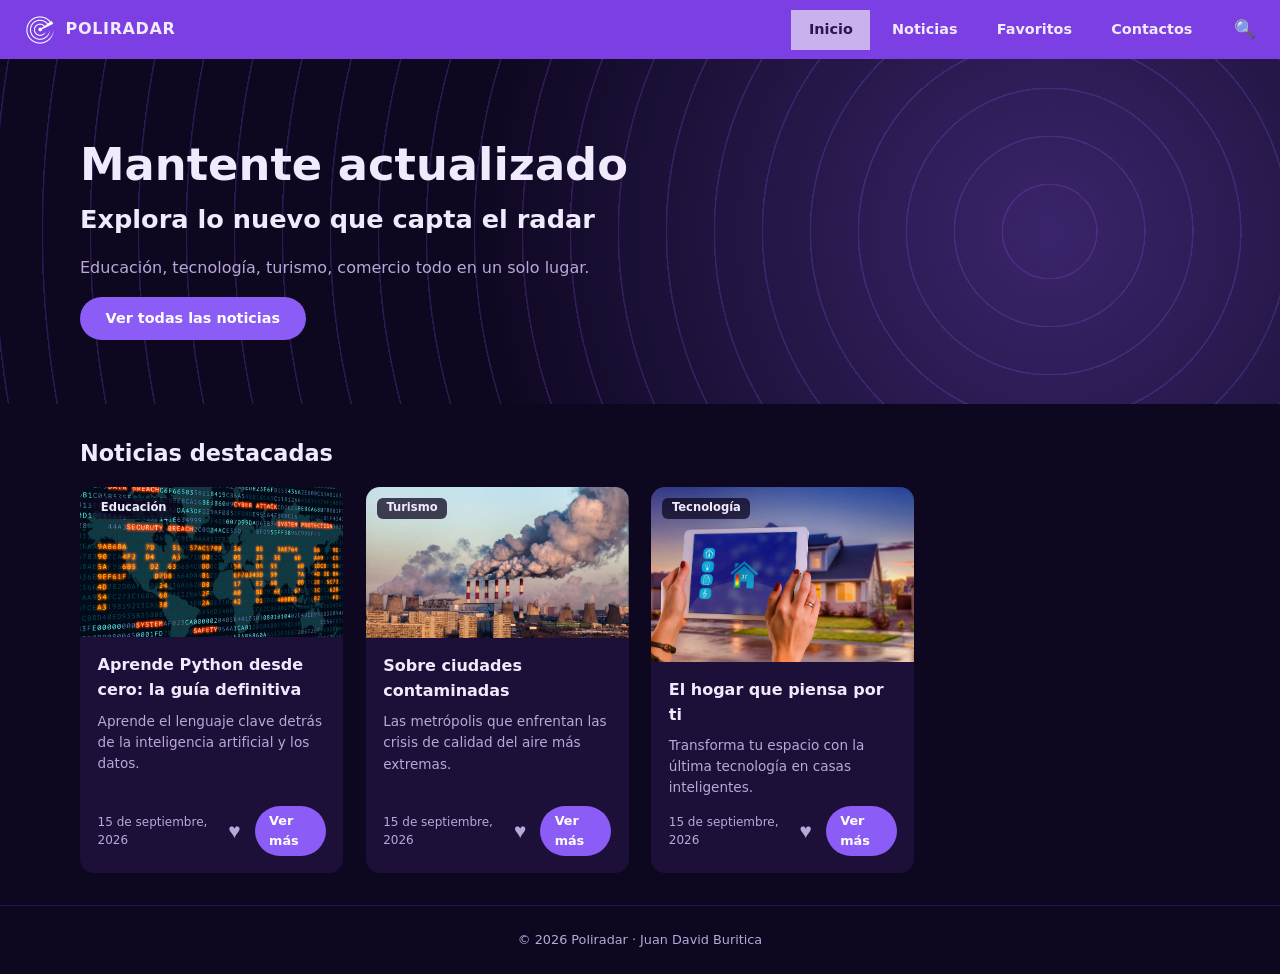
<file: index.html>
<!DOCTYPE html>
<html lang="es">
<head>
<meta charset="utf-8">
<meta name="viewport" content="width=device-width,initial-scale=1">
<title>Poliradar · Inicio</title>
<link rel="stylesheet" href="css/styles.css">
<script src="js/app.js" defer></script>
</head>
<body data-page="inicio">
<header class="top">
  <a class="logo" href="index.html"><img src="img/logo.png" alt="" width="32" height="32">POLIRADAR</a>
  <nav>
    <a href="index.html" class="on" aria-current="page">Inicio</a>
    <a href="noticias.html">Noticias</a>
    <a href="favoritos.html">Favoritos</a>
    <a href="contacto.html">Contactos</a>
  </nav>
  <a class="ico" href="noticias.html" aria-label="Buscar noticias">&#128269;</a>
</header>
<main>
<section class="hero">
  <div class="wrap">
    <h1>Mantente actualizado</h1>
    <p class="lead">Explora lo nuevo que capta el radar</p>
    <p>Educación, tecnología, turismo, comercio todo en un solo lugar.</p>
    <a class="btn" href="noticias.html">Ver todas las noticias</a>
  </div>
</section>
<section class="wrap">
  <h2>Noticias destacadas</h2>
  <div class="grid" id="lista"></div>
</section>
</main>
<footer class="pie">© 2026 Poliradar · Juan David Buritica </footer>
</body>
</html>
</file>
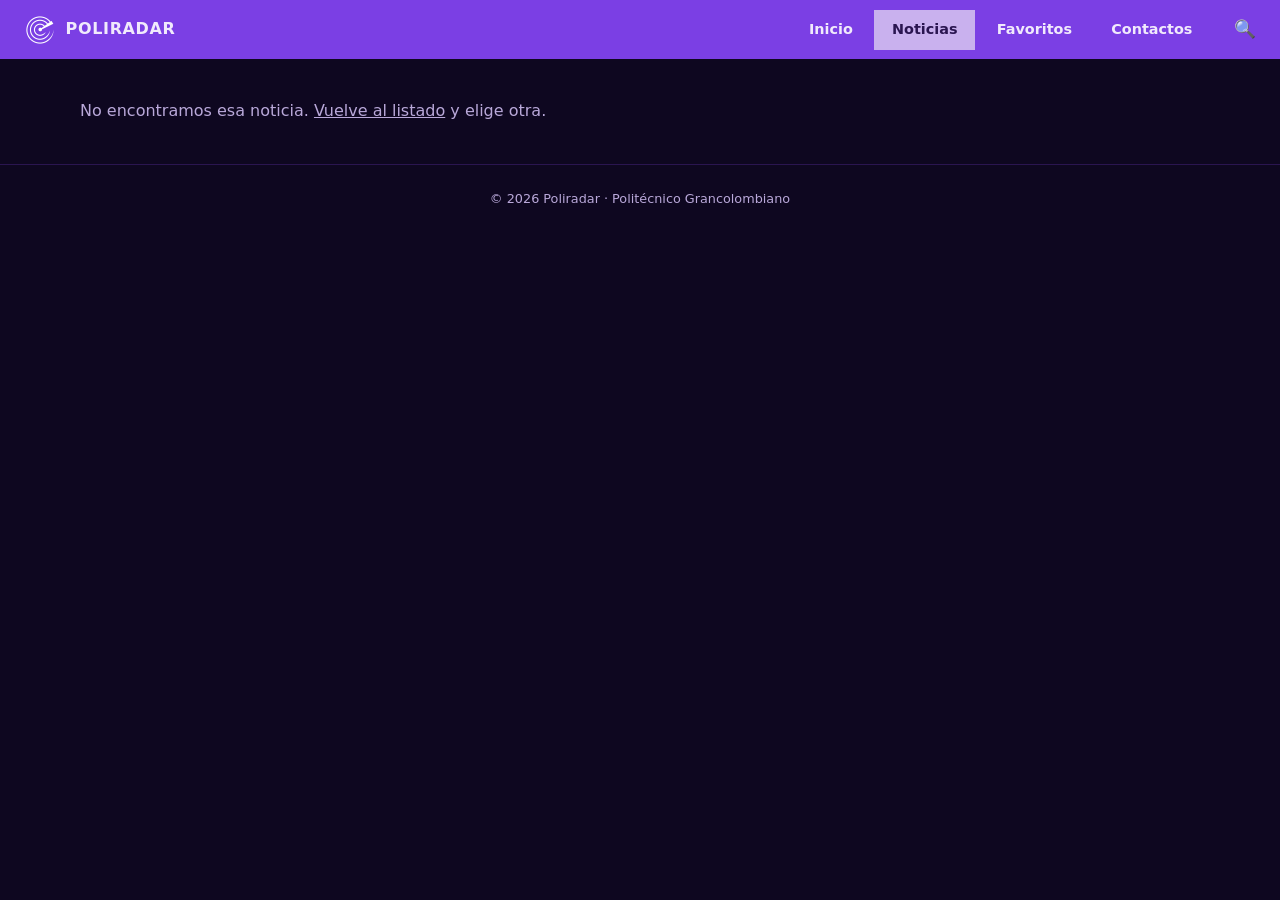
<file: articulo.html>
<!DOCTYPE html>
<html lang="es">
<head>
<meta charset="utf-8">
<meta name="viewport" content="width=device-width,initial-scale=1">
<title>Poliradar · Artículo</title>
<link rel="stylesheet" href="css/styles.css">
<script src="js/app.js" defer></script>
</head>
<body data-page="articulo">
<header class="top">
  <a class="logo" href="index.html"><img src="img/logo.png" alt="" width="32" height="32">POLIRADAR</a>
  <nav>
    <a href="index.html">Inicio</a>
    <a href="noticias.html" class="on" aria-current="page">Noticias</a>
    <a href="favoritos.html">Favoritos</a>
    <a href="contacto.html">Contactos</a>
  </nav>
  <a class="ico" href="noticias.html" aria-label="Buscar noticias">&#128269;</a>
</header>
<main>
<section class="art-hero thumb" id="hero"><div class="wrap"><h1 id="tit">Cargando...</h1></div></section>
<section class="wrap art">
  <div class="cuerpo">
    <img class="foto" id="foto" alt="" hidden onerror="this.remove()">
    <div id="cuerpo"></div>
    <a class="btn" href="index.html">Volver al inicio</a>
    
  </div>
  <aside class="info">
    <h2>Información del artículo</h2>
    <dl>
      <dt>Categoría</dt><dd id="i-cat"></dd>
      <dt>Fecha de publicación</dt><dd id="i-fecha"></dd>
      <dt>Autor</dt><dd id="i-autor"></dd>
    </dl>
    <button class="btn" id="favbtn" type="button">Marcar como favorito</button>
  </aside>
</section>
</main>
<footer class="pie">© 2026 Poliradar · Politécnico Grancolombiano</footer>
</body>
</html>
</file>
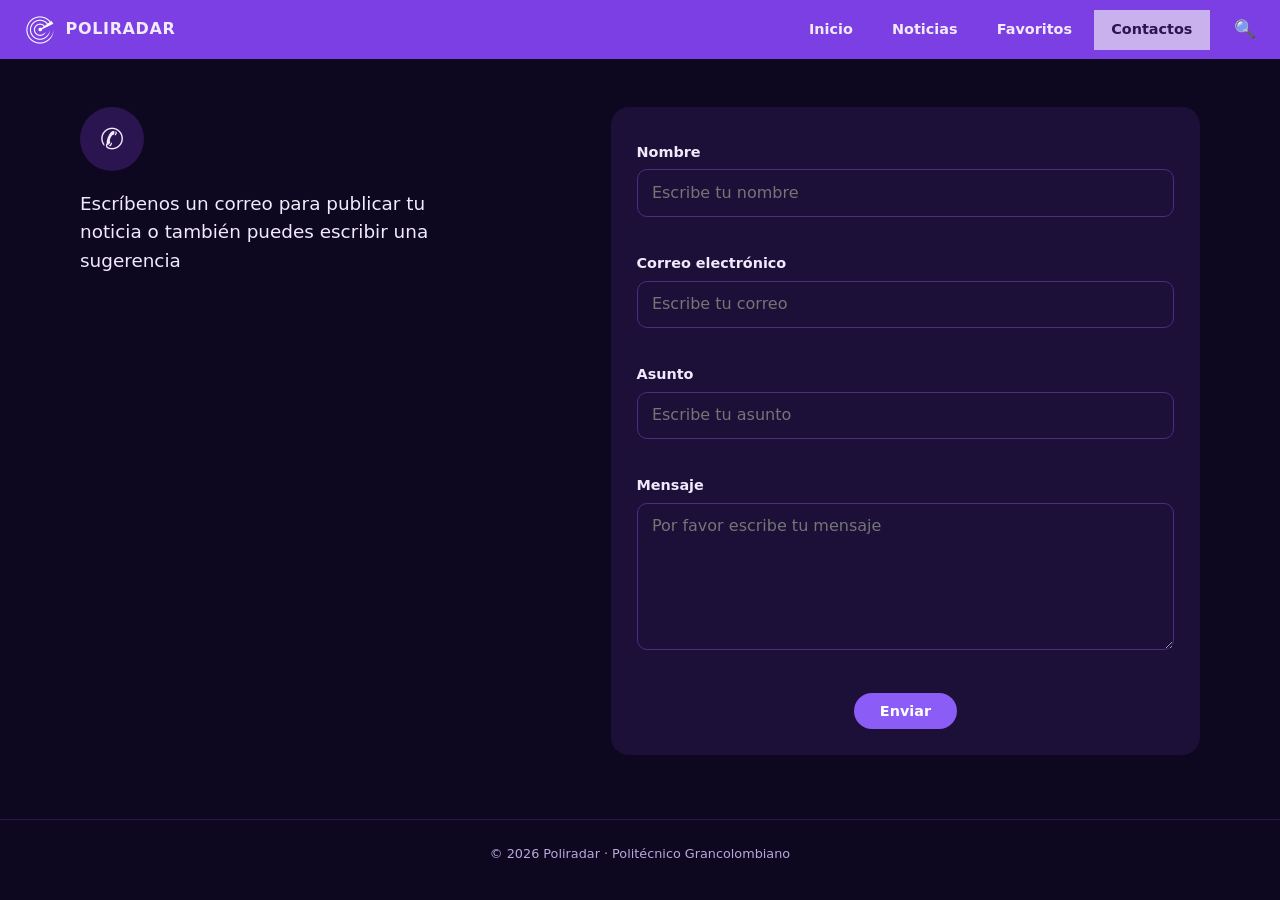
<file: contacto.html>
<!DOCTYPE html>
<html lang="es">
<head>
<meta charset="utf-8">
<meta name="viewport" content="width=device-width,initial-scale=1">
<title>Poliradar · Contactos</title>
<link rel="stylesheet" href="css/styles.css">
<script src="js/app.js" defer></script>
</head>
<body data-page="contacto">
<header class="top">
  <a class="logo" href="index.html"><img src="img/logo.png" alt="" width="32" height="32">POLIRADAR</a>
  <nav>
    <a href="index.html">Inicio</a>
    <a href="noticias.html">Noticias</a>
    <a href="favoritos.html">Favoritos</a>
    <a href="contacto.html" class="on" aria-current="page">Contactos</a>
  </nav>
  <a class="ico" href="noticias.html" aria-label="Buscar noticias">&#128269;</a>
</header>
<main>
<section class="wrap contacto">
  <div class="izq">
    <span class="tel" aria-hidden="true">&#9990;</span>
    <p>Escríbenos un correo para publicar tu noticia o también puedes escribir una sugerencia</p>
  </div>
  <form id="form" novalidate>
    <label for="nombre">Nombre</label>
    <input id="nombre" name="nombre" placeholder="Escribe tu nombre" autocomplete="name">
    <small class="err" data-for="nombre"></small>
    <label for="correo">Correo electrónico</label>
    <input id="correo" name="correo" type="email" placeholder="Escribe tu correo" autocomplete="email">
    <small class="err" data-for="correo"></small>
    <label for="asunto">Asunto</label>
    <input id="asunto" name="asunto" placeholder="Escribe tu asunto">
    <small class="err" data-for="asunto"></small>
    <label for="mensaje">Mensaje</label>
    <textarea id="mensaje" name="mensaje" rows="5" placeholder="Por favor escribe tu mensaje"></textarea>
    <small class="err" data-for="mensaje"></small>
    <button class="btn" type="submit">Enviar</button>
    <p class="ok" id="ok" role="status" hidden>Mensaje enviado. Gracias por escribirnos.</p>
  </form>
</section>
</main>
<footer class="pie">© 2026 Poliradar · Politécnico Grancolombiano</footer>
</body>
</html>
</file>
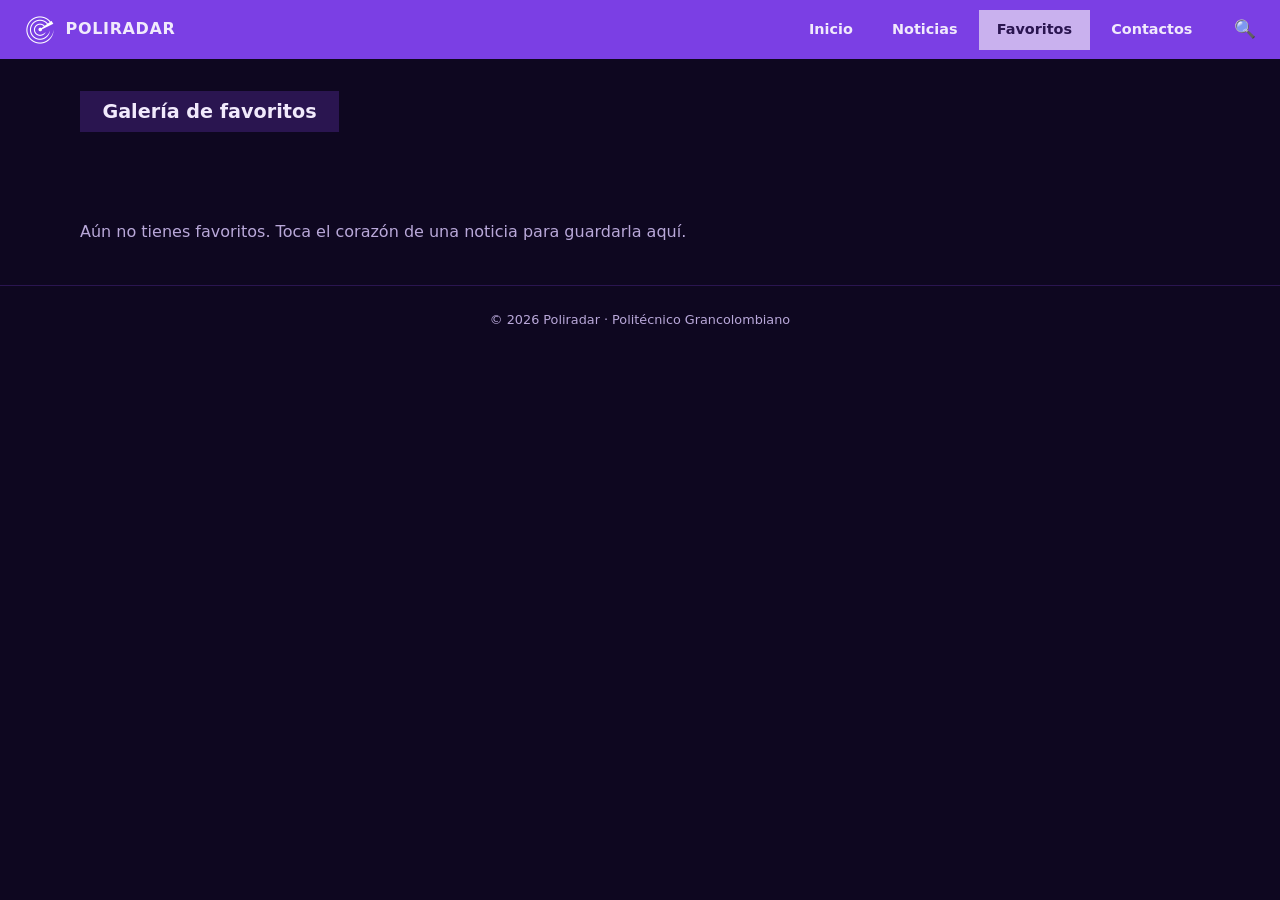
<file: favoritos.html>
<!DOCTYPE html>
<html lang="es">
<head>
<meta charset="utf-8">
<meta name="viewport" content="width=device-width,initial-scale=1">
<title>Poliradar · Favoritos</title>
<link rel="stylesheet" href="css/styles.css">
<script src="js/app.js" defer></script>
</head>
<body data-page="favoritos">
<header class="top">
  <a class="logo" href="index.html"><img src="img/logo.png" alt="" width="32" height="32">POLIRADAR</a>
  <nav>
    <a href="index.html">Inicio</a>
    <a href="noticias.html">Noticias</a>
    <a href="favoritos.html" class="on" aria-current="page">Favoritos</a>
    <a href="contacto.html">Contactos</a>
  </nav>
  <a class="ico" href="noticias.html" aria-label="Buscar noticias">&#128269;</a>
</header>
<main>
<section class="wrap">
  <h1 class="etq">Galería de favoritos</h1>
  <div class="grid" id="lista"></div>
  <p class="aviso" id="vacio" hidden>Aún no tienes favoritos. Toca el corazón de una noticia para guardarla aquí.</p>
</section>
</main>
<footer class="pie">© 2026 Poliradar · Politécnico Grancolombiano</footer>
</body>
</html>
</file>
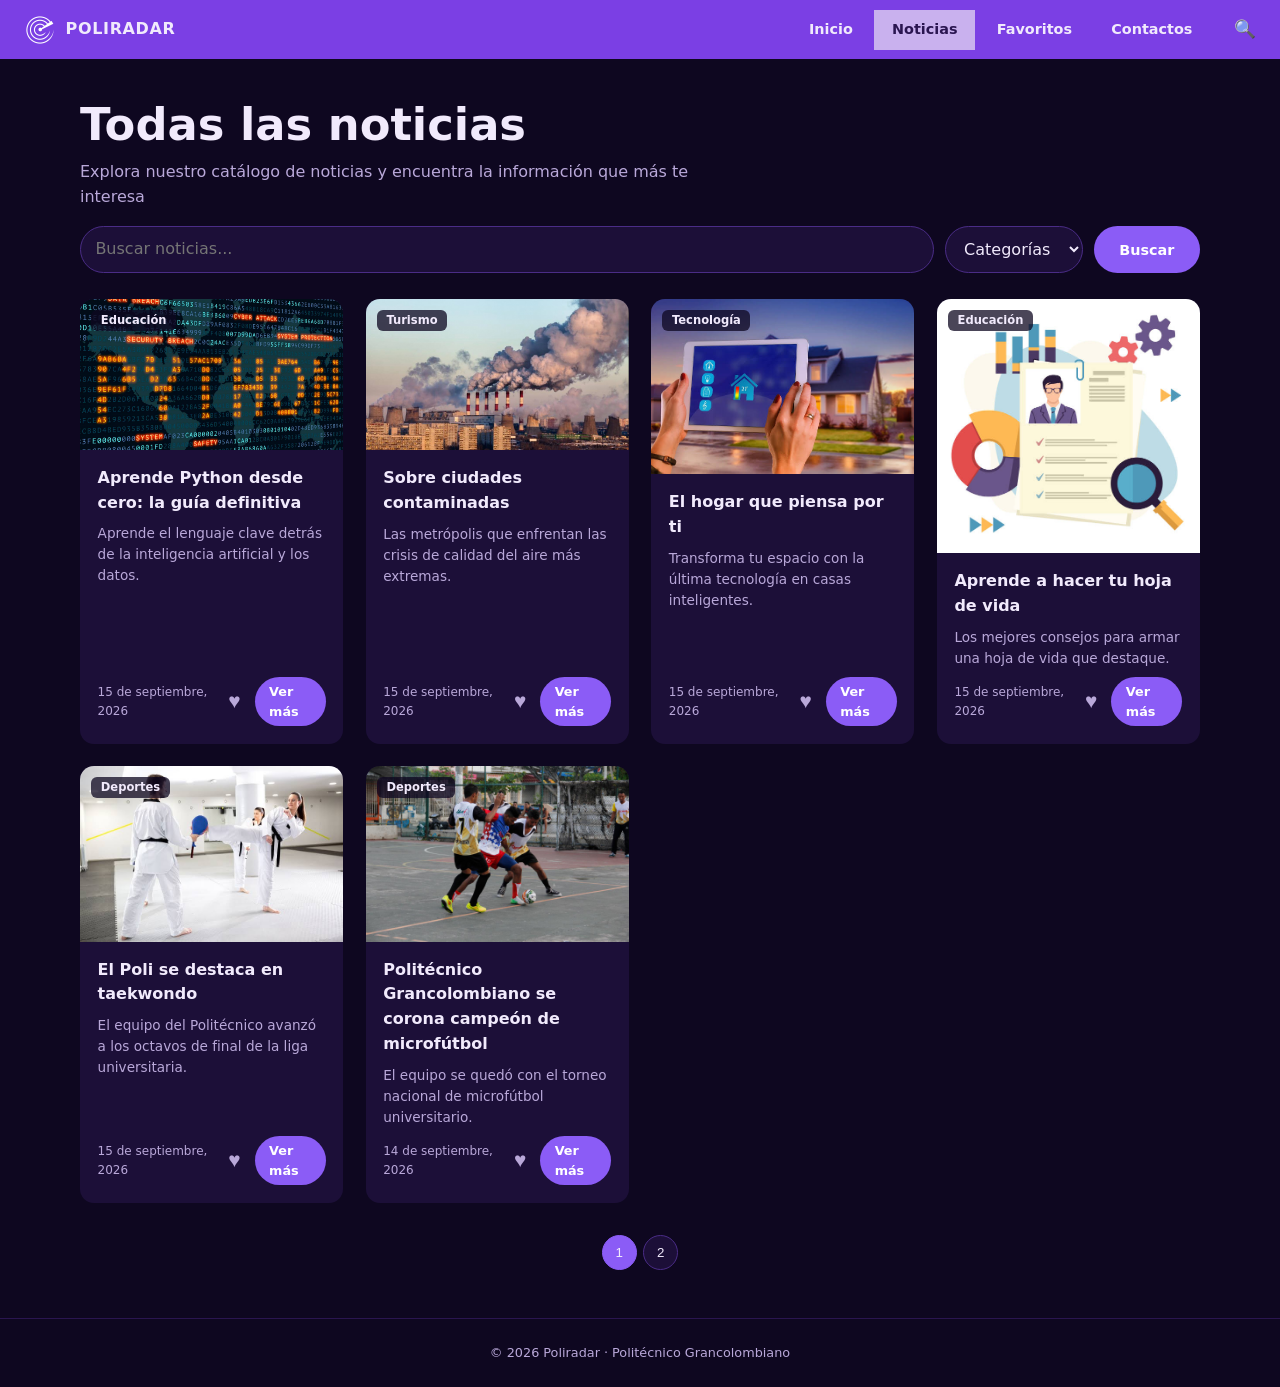
<file: noticias.html>
<!DOCTYPE html>
<html lang="es">
<head>
<meta charset="utf-8">
<meta name="viewport" content="width=device-width,initial-scale=1">
<title>Poliradar · Noticias</title>
<link rel="stylesheet" href="css/styles.css">
<script src="js/app.js" defer></script>
</head>
<body data-page="noticias">
<header class="top">
  <a class="logo" href="index.html"><img src="img/logo.png" alt="" width="32" height="32">POLIRADAR</a>
  <nav>
    <a href="index.html">Inicio</a>
    <a href="noticias.html" class="on" aria-current="page">Noticias</a>
    <a href="favoritos.html">Favoritos</a>
    <a href="contacto.html">Contactos</a>
  </nav>
  <a class="ico" href="noticias.html" aria-label="Buscar noticias">&#128269;</a>
</header>
<main>
<section class="wrap titulo">
  <h1>Todas las noticias</h1>
  <p>Explora nuestro catálogo de noticias y encuentra la información que más te interesa</p>
</section>
<form class="wrap filtros" id="filtros">
  <input id="q" type="search" placeholder="Buscar noticias..." aria-label="Buscar noticias">
  <select id="cat" aria-label="Categorías"><option value="">Categorías</option></select>
  <button class="btn" type="submit">Buscar</button>
</form>
<section class="wrap">
  <div class="grid" id="lista"></div>
  <nav class="pag" id="pag" aria-label="Paginación"></nav>
</section>
</main>
<footer class="pie">© 2026 Poliradar · Politécnico Grancolombiano</footer>
</body>
</html>
</file>
<file: css/styles.css>
:root{--bg:#0e0720;--panel:#1c0f38;--panel2:#2a1550;--nav:#7b3fe4;--on:#c9b1ee;--btn:#8b5cf6;--txt:#f1eafc;--mut:#b9a8d9;--err:#ff8fa3}
*{box-sizing:border-box}
body{margin:0;background:var(--bg);color:var(--txt);font-family:Montserrat,"Segoe UI",system-ui,sans-serif;line-height:1.55}
a{color:inherit;text-decoration:none}
:focus-visible{outline:3px solid #fff;outline-offset:2px}
.wrap{width:min(1120px,100% - 2rem);margin-inline:auto}
h1{font-size:clamp(1.8rem,4vw,2.8rem);line-height:1.15;margin:0 0 .6rem}
h2{font-size:1.4rem;margin:2rem 0 1rem}
.top{display:flex;align-items:center;gap:1.5rem;flex-wrap:wrap;background:var(--nav);padding:.6rem 1.5rem;position:sticky;top:0;z-index:5}
.logo{display:flex;align-items:center;gap:.6rem;font-weight:800;letter-spacing:.04em;margin-right:auto}
.logo img{height:2rem;width:auto}
.top nav{display:flex;flex-wrap:wrap;gap:.25rem}
.top nav a{padding:.55rem 1.1rem;font-weight:600;font-size:.9rem}
.top nav a.on{background:var(--on);color:#2a1550}
.ico{font-size:1.1rem}
.hero{padding:5rem 0 4rem;background:repeating-radial-gradient(circle at 82% 50%,transparent 0 46px,rgba(139,92,246,.22) 47px 48px),radial-gradient(circle at 82% 50%,rgba(139,92,246,.35),transparent 55%),var(--bg)}
.lead{font-size:clamp(1.2rem,2.5vw,1.6rem);font-weight:600;margin:0 0 .4rem}
.hero p{max-width:34rem;color:var(--mut)}
.hero .lead{color:var(--txt)}
.btn{display:inline-block;border:0;border-radius:999px;background:var(--btn);color:#fff;font-family:inherit;font-weight:600;font-size:.9rem;padding:.65rem 1.6rem;cursor:pointer}
.btn:hover{background:#a078ff}
.btn.sm{padding:.3rem .9rem;font-size:.8rem}
.grid{display:grid;grid-template-columns:repeat(auto-fill,minmax(260px,1fr));gap:1.4rem;margin-bottom:2rem}
.card{background:var(--panel);border-radius:14px;overflow:hidden;display:flex;flex-direction:column}
.thumb{display:block;position:relative;background:linear-gradient(135deg,var(--a,#6d28d9),var(--b,#1e1b4b))}
.card .thumb{aspect-ratio:16/9}
.thumb img{width:100%;height:100%;object-fit:cover;display:block}
[data-cat="Educación"]{--a:#6d28d9;--b:#2563eb}
[data-cat="Tecnología"]{--a:#0e7490;--b:#5b21b6}
[data-cat="Turismo"]{--a:#15803d;--b:#0e7490}
[data-cat="Comercio"]{--a:#b45309;--b:#7c2d12}
[data-cat="Deportes"]{--a:#be185d;--b:#4c1d95}
.tag{position:absolute;left:.7rem;top:.7rem;background:rgba(14,7,32,.75);border-radius:6px;padding:.1rem .6rem;font-size:.72rem;font-weight:600}
.cb{padding:1rem 1.1rem 1.1rem;display:flex;flex-direction:column;gap:.5rem;flex:1}
.cb h3{margin:0;font-size:1rem}
.cb p{margin:0;color:var(--mut);font-size:.85rem;flex:1}
.pie-c{display:flex;justify-content:space-between;align-items:center;font-size:.75rem;color:var(--mut)}
.pie-c span{display:flex;align-items:center;gap:.5rem}
.fav{background:none;border:0;color:var(--mut);font-size:1.3rem;cursor:pointer;line-height:1}
.fav.on{color:#ff5c8a}
.titulo{padding:2.5rem 0 1rem}
.titulo p{color:var(--mut);max-width:40rem;margin:0}
.filtros{display:flex;gap:.7rem;flex-wrap:wrap;margin-bottom:1.6rem}
input,select,textarea{font:inherit;background:var(--panel);color:var(--txt);border:1px solid #4a2c86;border-radius:10px;padding:.65rem .9rem}
.filtros input{flex:1 1 240px;border-radius:999px}
.filtros select{border-radius:999px}
.pag{display:flex;justify-content:center;gap:.4rem;margin-bottom:3rem}
.pag button{width:2.2rem;height:2.2rem;border-radius:50%;border:1px solid #4a2c86;background:var(--panel);color:var(--txt);cursor:pointer}
.pag button.on{background:var(--btn);border-color:var(--btn)}
.aviso{color:var(--mut);padding:1.5rem 0}
.etq{display:inline-block;background:var(--panel2);padding:.6rem 1.4rem;font-size:1.2rem;margin:2rem 0}
.art-hero{padding:5rem 0 3rem}
.art-hero h1{max-width:46rem;text-transform:uppercase}
.art{display:grid;grid-template-columns:1fr 300px;gap:2rem;padding:2rem 0 4rem;align-items:start}
.cuerpo{background:var(--panel);padding:1.6rem;border-radius:12px}
.foto{width:100%;aspect-ratio:16/9;object-fit:cover;border-radius:10px;margin-bottom:1.2rem;display:block}
.foto[hidden]{display:none}
.cuerpo p{margin:0 0 1rem;max-width:68ch}
.cuerpo .btn{display:block;width:fit-content;margin:1.0rem auto 0}
.info{background:var(--panel2);border-radius:18px;padding:1.4rem}
.info h2{font-size:.95rem;margin:0 0 1rem}
.info dt{font-weight:700;font-size:.85rem}
.info dd{margin:0 0 .9rem;color:var(--mut)}
.contacto{display:grid;grid-template-columns:1fr 1.2fr;gap:2.5rem;padding:3rem 0 4rem;align-items:start}
.izq p{font-size:1.15rem;font-weight:500;max-width:22rem}
.tel{display:grid;place-items:center;width:4rem;height:4rem;border-radius:50%;background:var(--panel2);font-size:1.8rem;margin-bottom:1rem}
form#form{background:var(--panel);border-radius:18px;padding:1.6rem;display:grid;gap:.4rem}
form#form label{font-weight:600;font-size:.9rem;margin-top:.5rem}
form#form .btn{justify-self:center;margin-top:1rem}
.err{color:var(--err);min-height:1.1em;font-size:.8rem}
input[aria-invalid="true"],textarea[aria-invalid="true"]{border-color:var(--err)}
.ok{text-align:center;color:#8ff0b5;margin:.5rem 0 0}
.pie{text-align:center;color:var(--mut);font-size:.8rem;padding:1.5rem;border-top:1px solid #2a1550}
@media(max-width:760px){.art,.contacto{grid-template-columns:1fr}.top{padding:.6rem 1rem}}
</file>
